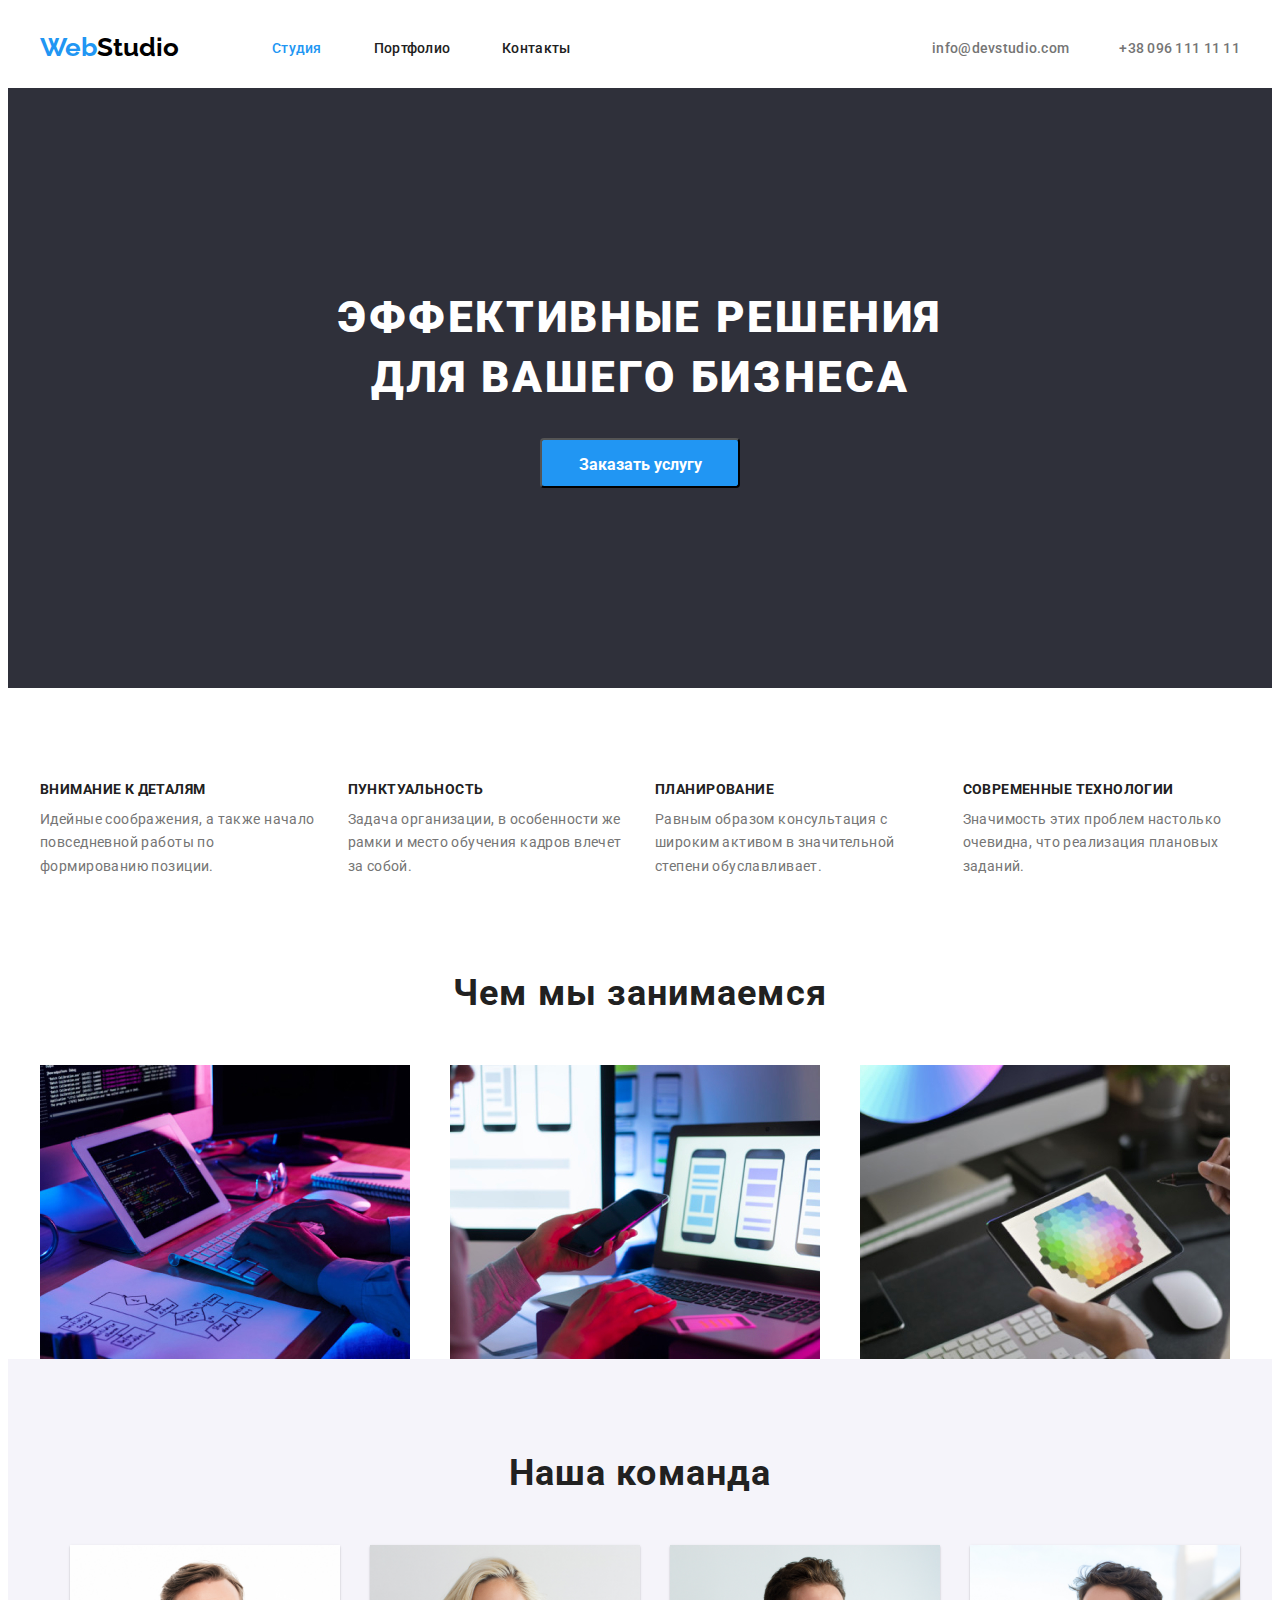
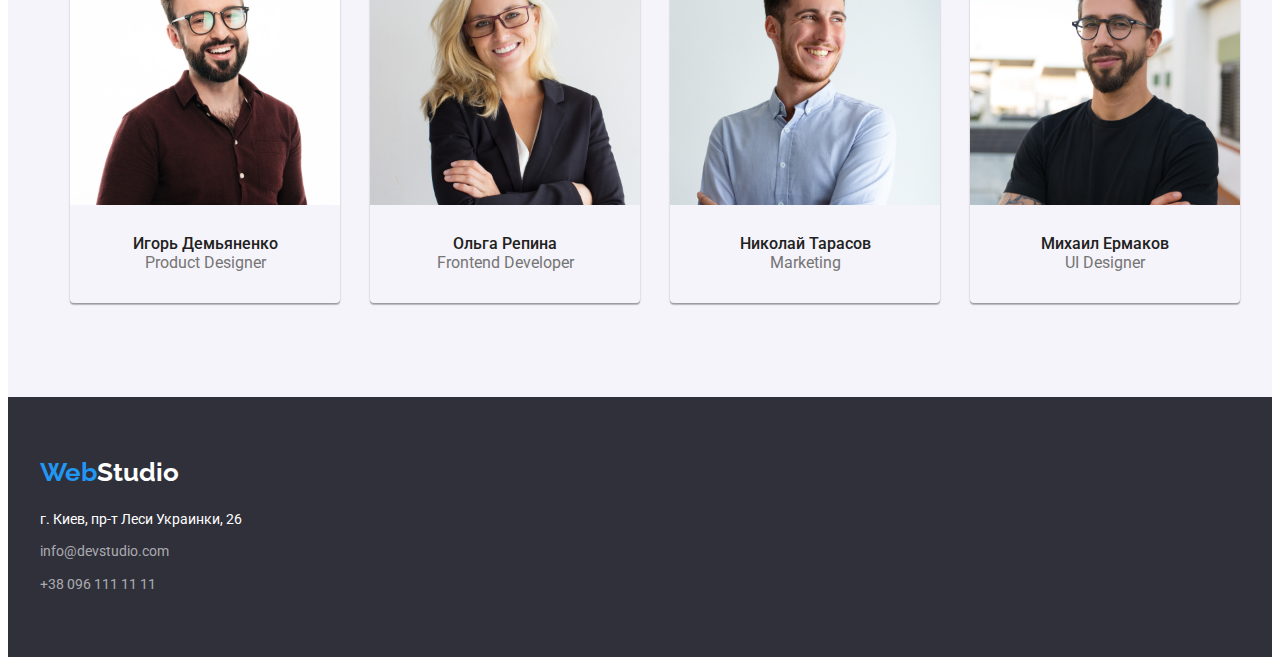
<file: index.html>
<!DOCTYPE html>
<html lang="ru">

<head>
  <meta charset="UTF-8" />
  <meta http-equiv="X-UA-Compatible" content="IE=edge" />
  <meta name="viewport" content="width=device-width, initial-scale=1.0" />
  <title>Студия</title>
  <link rel="preconnect" href="https://fonts.gstatic.com">
  <link rel="preconnect" href="https://fonts.gstatic.com">
  <link
    href="https://fonts.googleapis.com/css2?family=Raleway:wght@400;700&family=Roboto:wght@400;500;700;900&display=swap"
    rel="stylesheet">

  <link rel="stylesheet" href="https://cdnjs.cloudflare.com/ajax/libs/modern-normalize/1.0.0/modern-normalize.min.css"
    integrity="sha512-ISS7cAi1PEhQ8jnbJpJZMd29NlhNj4AWYyLOSp2CE/CsHxTCu+r+t0D2yoJudVrd0/8fTVPUVDzY5Tvli75u/g=="
    crossorigin="anonymous" />
  <link rel="stylesheet" href="./css/styles.css">
</head>

<body class="page">
  <header class="header">
    <div class="container">
      <nav class="navigation">
        <a class="link logo white-logo logo-margin" href="./index.html"> <span class="logo-color">Web</span>Studio </a>
        <ul class="nav-list list">
          <li class="nav-item">
            <a class="nav-link link active-element" href="./index.html">Студия</a>
          </li>

          <li class="nav-item">
            <a class="nav-link link" href="./portfolio.html">Портфолио</a>
          </li>

          <li class="nav-item">
            <a class="nav-link link" href="">Контакты</a>
          </li>
        </ul>
      </nav>
      <ul class="contact-head list ">
        <li class="mail-contact">
          <a class=" mail-link-head link " href="mailto:info@devstudio.com">info@devstudio.com</a>
        </li>
        <li class="mail-contact">
          <a class=" tel-link-head link " href="tel:+380961111111">+38 096 111 11 11</a>
        </li>
      </ul>
    </div>

  </header>
  <main>
    <!--HERO-->
    <section class="hero">
      <div class="container">
        <h1 class="hero-title">Эффективные решения для вашего бизнеса</h1>

        <button class="modal-btn" type="button">Заказать услугу</button>


      </div>

    </section>
    <!--ADVANTAGES-->
    <section class="advantages">

      <div class="container">

        <h2 class="visually-hidden">Наши особенности</h2>

        <ul class="list list-advant">

          <li class="features">
            <h3 class="features-title">Внимание к деталям</h3>

            <p class="features-paragraph">Идейные соображения, а также начало повседневной работы по
              формированию позиции.</p>
          </li>



          <li class="features">
            <h3 class="features-title">Пунктуальность</h3>
            <p class="features-paragraph">Задача организации, в особенности же рамки и место обучения кадров
              влечет за собой.</p>
          </li>


          <li class="features">
            <h3 class="features-title">Планирование</h3>
            <p class="features-paragraph">Равным образом консультация с широким активом в значительной
              степени обуславливает.</p>
          </li>

          <li class="features">
            <h3 class="features-title">Современные технологии</h3>
            <p class="features-paragraph">Значимость этих проблем настолько очевидна, что реализация плановых
              заданий.</p>
          </li>
        </ul>

      </div>

    </section>
    <!--ABOUT -->
    <section class="about ">
      <div class="container">
        <h2 class="title title-about ">Чем мы занимаемся</h2>
        <ul class="list list-about">
          <li class="img-about">
            <img src="./images/about/img-about.jpg" alt="Разработчик пишет код сайта" width="370" height="294" />
          </li>
          <li class="img-about">
            <img src="./images/about/img-about-test.jpg" alt="Тестировщик проверяет
            работу вебсайта на других устройствах" width="370" height="294" />
          </li>
          <li class="img-about">
            <img src="./images/about/img-about-des.jpg" alt="Дизайнер подбирает цвета вебсайта" width="370"
              height="294" />
          </li>
        </ul>
      </div>

    </section>
    <!--OUR-TEAM-->
    <section class="our-team">
      <div class="container">
        <h2 class="title title-team">Наша команда</h2>
        <ul class="list">
          <li class="team-img">
            <img src="./images/team/igor-img.jpg" width="270" height="260"
              alt="Игорь Демьяненко - Дизайнер продуктов" />
            <div class="team-list-content">
              <h3 class="workers-name">Игорь Демьяненко</h3>
              <p lang="en" class="position">Product Designer</p>
            </div>


          </li>
          <li class="team-img">
            <img src="./images/team/olga-img.jpg" width="270" height="260" alt="Ольга Репина-фронтенд-разработчик" />
            <div class="team-list-content">
              <h3 class="workers-name">Ольга Репина</h3>
              <p lang="en" class="position">Frontend Developer</p>

            </div>

          </li>
          <li class="team-img">
            <img src="./images/team/nikolas-img.jpg" width="270" height="260"
              alt="Николай Тарасов-Маркетинг-UI дизайнер" />
            <div class="team-list-content">
              <h3 class="workers-name">Николай Тарасов</h3>
              <p lang="en" class="position">Marketing</p>

            </div>

          </li>
          <li class="team-img">
            <img src="./images/team/misha-img.jpg" width="270" height="260" alt="Михаил Ермаков-UI Designer" />

            <div class="team-list-content">
              <h3 class="workers-name">Михаил Ермаков</h3>
              <p lang="en" class="position">UI Designer</p>

            </div>

          </li>
        </ul>

      </div>

    </section>
  </main>
  <!--CONTACTS-->
  <footer class="footer-info">
    <div class="container">

      <a class="link logo dark-logo logo-footer " href="./index.html">
        <span class="logo-color">Web</span>Studio </a>


      <address class="contact">
        <ul class="list address-map">
          <li class="list-item-contact">
            <a class="link address" href="https://goo.gl/maps/Kj9o169cFubhBfax5" target="_blank"
              rel="noopener noreferrer">
              г. Киев, пр-т Леси Украинки, 26
            </a>
          </li>
          <li class="contact-footer list-item-contact">
            <a class="link footer-contact" href="mailto:info@devstudio.com">info@devstudio.com</a>
          </li>
          <li class="contact-footer list-item-contact">
            <a class="link footer-contact" href="tel:+380961111111">+38 096 111 11 11</a>
          </li>
        </ul>
      </address>
    </div>



  </footer>
</body>

</html>
</file>
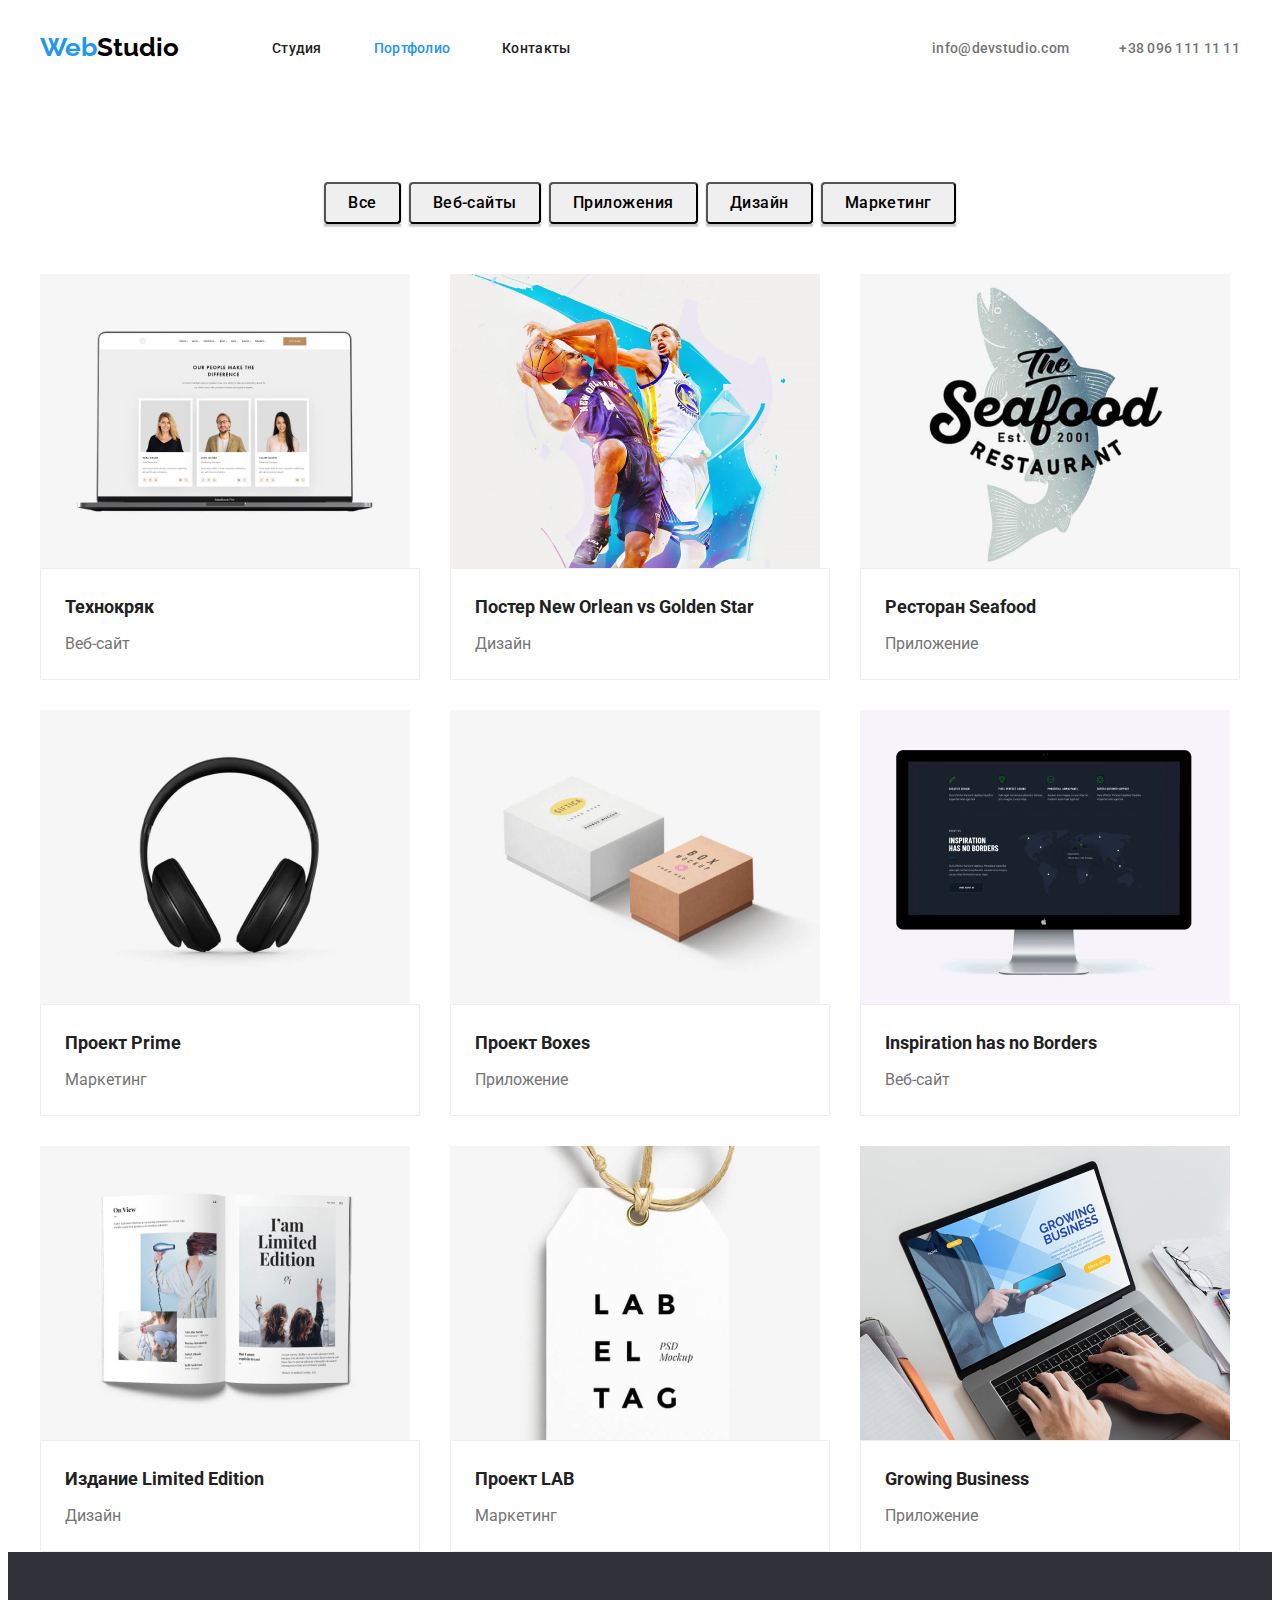
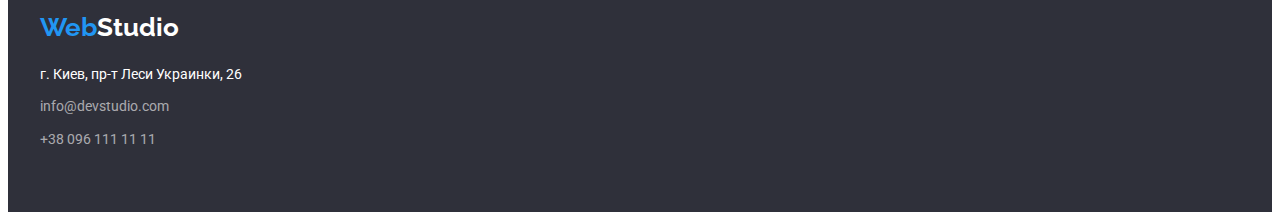
<file: portfolio.html>
<!DOCTYPE html>
<html lang="ru">

<head>
    <meta charset="UTF-8">
    <meta http-equiv="X-UA-Compatible" content="IE=edge">
    <meta name="viewport" content="width=device-width, initial-scale=1.0">
    <title>Портфолио</title>
    <link rel="stylesheet" href="https://cdnjs.cloudflare.com/ajax/libs/modern-normalize/1.0.0/modern-normalize.min.css"
        integrity="sha512-ISS7cAi1PEhQ8jnbJpJZMd29NlhNj4AWYyLOSp2CE/CsHxTCu+r+t0D2yoJudVrd0/8fTVPUVDzY5Tvli75u/g=="
        crossorigin="anonymous" />
    <link
        href="https://fonts.googleapis.com/css2?family=Raleway:wght@400;700&family=Roboto:wght@400;500;700;900&display=swap"
        rel="stylesheet">
    <link rel="stylesheet" href="./css/styles.css">
</head>

<body class="page">
    <header class="header">
        <div class="container">
            <nav class="navigation">
                <a class="link logo white-logo logo-margin" href="./index.html"> <span
                        class="logo-color">Web</span>Studio </a>
                <ul class="nav-list list">
                    <li class="nav-item">
                        <a class="nav-link link" href="./index.html">Студия</a>
                    </li>

                    <li class="nav-item">
                        <a class="nav-link link active-element" href="./portfolio.html">Портфолио</a>
                    </li>

                    <li class="nav-item">
                        <a class="nav-link link" href="">Контакты</a>
                    </li>
                </ul>
            </nav>
            <ul class="contact-head list ">
                <li class="mail-contact">
                    <a class=" mail-link-head link " href="mailto:info@devstudio.com">info@devstudio.com</a>
                </li>
                <li class="mail-contact">
                    <a class=" tel-link-head link " href="tel:+380961111111">+38 096 111 11 11</a>
                </li>
            </ul>

        </div>


    </header>

    <main>
        <section class="main-port">
            <div class="container ">
                <h1 class="visually-hidden">Портфолио</h1>
                <ul class="list center-button">
                    <li class="element-button">
                        <button type="button" class="filters ">
                            Все
                        </button>

                    </li>
                    <li class="element-button">
                        <button type="button" class="filters ">
                            Веб-сайты
                        </button>

                    </li>
                    <li class="element-button">
                        <button type="button" class="filters ">
                            Приложения
                        </button>

                    </li>
                    <li class="element-button">
                        <button type="button" class="filters ">
                            Дизайн
                        </button>

                    </li>
                    <li class="element-button">

                        <button type="button" class="filters ">
                            Маркетинг
                        </button>

                    </li>
                </ul>
                <ul class="list card-set">
                    <li class="card-foto">
                        <a class="link" href="">
                            <img src="./images/portfolio/img.jpg" alt="в ноутбуке открыто вебсайт" width="370"
                                height="294" />

                            <div class="card-content">
                                <h3 class="photo-title">
                                    Технокряк
                                </h3>
                                <p class="photo-paragraph">
                                    Веб-сайт
                                </p>

                            </div>
                        </a>
                    </li>

                    <li class="card-foto">
                        <a class="link" href="">
                            <img src="./images/portfolio/img-1.jpg" alt="постер с баскетболистами" width="370"
                                height="294" />

                            <div class="card-content">
                                <h3 class="photo-title">
                                    Постер New Orlean vs Golden Star
                                </h3>
                                <p class="photo-paragraph">
                                    Дизайн
                                </p>

                            </div>
                        </a>
                    </li>

                    <li class="card-foto">
                        <a class="link" href="">
                            <img src="./images/portfolio/img-2.jpg" alt="логотип ресторана" width="370" height="294" />

                            <div class="card-content">
                                <h3 class="photo-title">
                                    Ресторан Seafood
                                </h3>
                                <p class="photo-paragraph">
                                    Приложение
                                </p>

                            </div>
                        </a>
                    </li>

                    <li class="card-foto">
                        <a class="link" href="">
                            <img src="./images/portfolio/img-3.jpg" alt="накладные наушники" width="370" height="294" />

                            <div class="card-content">
                                <h3 class="photo-title">
                                    Проект Prime
                                </h3>
                                <p class="photo-paragraph">
                                    Маркетинг
                                </p>

                            </div>
                        </a>
                    </li>

                    <li class="card-foto">
                        <a class="link" href="">
                            <img src="./images/portfolio/img-4.jpg" alt="картонные коробки" width="370" height="294" />

                            <div class="card-content">
                                <h3 class="photo-title">
                                    Проект Boxes
                                </h3>
                                <p class="photo-paragraph">
                                    Приложение
                                </p>

                            </div>
                        </a>
                    </li>

                    <li class="card-foto">
                        <a class="link" href="">
                            <img src="./images/portfolio/img-5.jpg" alt="моноблочный компьютер" width="370"
                                height="294" />

                            <div class="card-content">
                                <h3 lang="en" class="photo-title">
                                    Inspiration has no Borders
                                </h3>
                                <p class="photo-paragraph">
                                    Веб-сайт
                                </p>

                            </div>

                        </a>
                    </li>

                    <li class="card-foto">
                        <a class="link" href="">
                            <img src="./images/portfolio/img-6.jpg" alt="открытая книга" width="370" height="294" />

                            <div class="card-content">
                                <h3 class="photo-title">
                                    Издание Limited Edition
                                </h3>
                                <p class="photo-paragraph">
                                    Дизайн
                                </p>

                            </div>

                        </a>
                    </li>

                    <li class="card-foto">
                        <a class="link" href="">
                            <img src="./images/portfolio/img-7.jpg" alt="фирменная этикетка" width="370" height="294" />

                            <div class="card-content">
                                <h3 class="photo-title">
                                    Проект LAB
                                </h3>
                                <p class="photo-paragraph">
                                    Маркетинг
                                </p>

                            </div>

                        </a>
                    </li>

                    <li class="card-foto">
                        <a class="link" href="">
                            <img src="./images/portfolio/img-8.jpg" alt="человек использует приложение" width="370"
                                height="294" />

                            <div class="card-content">
                                <h3 lang="en" class="photo-title">
                                    Growing Business
                                </h3>
                                <p class="photo-paragraph">
                                    Приложение
                                </p>

                            </div>

                        </a>
                    </li>
                </ul>

            </div>

        </section>



    </main>
    <!--CONTACTS-->
    <footer class="footer-info">
        <div class="container">
            <a class="link logo dark-logo logo-footer " href="./index.html"><span class="logo-color">Web</span>Studio
            </a>
            <address class="contact">
                <ul class="list address-map">
                    <li class="list-item-contact">
                        <a class="link address" href="https://goo.gl/maps/Kj9o169cFubhBfax5" target="_blank"
                            rel="noopener noreferrer">
                            г. Киев, пр-т Леси Украинки, 26
                        </a>
                    </li>
                    <li class="contact-footer list-item-contact">
                        <a class="link footer-contact" href="mailto:info@devstudio.com">info@devstudio.com</a>
                    </li>
                    <li class="contact-footer list-item-contact">
                        <a class="link footer-contact" href="tel:+380961111111">+38 096 111 11 11</a>
                    </li>
                </ul>
            </address>


        </div>

    </footer>






</body>

</html>
</file>
<file: css/styles.css>
/* ===============COMPONENTS=============== */
:root {
  --main-font: "Roboto", sans-serif;
  --secondary-font: "Raleway", sans-serif;
  --accent-color: #2196f3;
  --secondary-color: #212121;
  --white-color: #ffffff;
  --black-color: #000000;
  --gray-color: #757575;
}
.container {
  width: 1200px;
  margin: 0 auto;
  padding-left: 15px;
  padding-right: 15px;
}

.list {
  list-style: none;
}

.link {
  text-decoration: none;
}

h1,
h2,
h3,
h4,
h5,
h6,
p {
  margin: 0;
}

ul,
ol,
li {
  margin: 0;
  padding: 0;
}

img {
  display: block;
  max-width: 100%;
  height: auto;
}
.header {
  padding-top: 24px;
  padding-bottom: 25px;
  /* border: 1px solid #ececec; */
}

.visually-hidden {
  position: absolute !important;
  clip: rect(1px 1px 1px 1px); /* IE6, IE7 */
  clip: rect(1px, 1px, 1px, 1px);
  padding: 0 !important;
  border: 0 !important;
  height: 1px !important;
  width: 1px !important;
  overflow: hidden;
}
.title {
  font-family: var(--main-font);
  font-weight: 700;
  font-size: 36px;
  line-height: 1.16;
  text-align: center;
  letter-spacing: 0.03em;

  color: var(--secondary-color);
}

.logo-color {
  font-family: var(--secondary-font);
  font-weight: 700;
  font-size: 26px;
  line-height: 1.19;
  color: var(--accent-color);
}
.logo {
  font-family: var(--secondary-font);
  font-weight: 700;
  font-size: 26px;
  line-height: 1.19;
  color: var(--black-color);
}
.logo-margin {
  margin-right: 93px;
}
.white-logo {
  color: var(--black-color);
}
.dark-logo {
  color: var(--white-color);
}

/* ============END COMPONENTS==============*/

/* ========================STYLES INDEX.HTML========================= */
/* ================BODY============= */
.page {
  font-family: var(--main-font);
  background: var(--white-color);
}
/* ================END BODY============= */

/* =========HEADER========= */
.header .container {
  display: flex;
  align-items: center;
  justify-content: space-between;
}

.navigation {
  display: flex;
  align-items: center;
}

.nav-list {
  display: flex;
  align-items: center;
}

.nav-item:not(:last-child) {
  margin-right: 52px;
}

.contact-head {
  display: flex;
  align-items: center;
  margin-left: auto;
}

.mail-contact:not(:last-child) {
  margin-right: 50px;
}
.nav-link {
  padding-top: 32px;
  padding-bottom: 32px;

  font-family: var(--main-font);
  font-weight: 500;
  font-size: 14px;
  line-height: 1.14;
  letter-spacing: 0.02em;
  color: var(--secondary-color);
}

.nav-link:hover,
.nav-link:focus {
  color: var(--accent-color);
}

.mail-link-head {
  padding-top: 32px;
  padding-bottom: 32px;
  font-family: var(--main-font);
  font-weight: 500;
  font-size: 14px;
  line-height: 1.14;
  letter-spacing: 0.02em;
  color: var(--gray-color);
}

.mail-link-head:hover,
.mail-link-head:focus {
  color: var(--accent-color);
}
.tel-link-head {
  padding-top: 32px;
  padding-bottom: 32px;
  font-family: var(--main-font);
  font-weight: 500;
  font-size: 14px;
  line-height: 1.14;
  letter-spacing: 0.02em;

  color: var(--gray-color);
}
.tel-link-head:hover,
.tel-link-head:focus {
  color: var(--accent-color);
}

/* =========END HEADER========= */

/* =========HERO========= */
.hero {
  padding-top: 200px;
  padding-bottom: 200px;
  text-align: center;
  background: #2f303a;
}
.hero-title {
  font-weight: 900;
  font-size: 44px;
  line-height: 1.36;
  text-transform: uppercase;
  color: var(--white-color);
  max-width: 696px;
  margin-left: auto;
  margin-right: auto;
  text-align: center;
  letter-spacing: 0.06em;
  font-family: var(--main-font);
}

.modal-btn {
  display: inline-block;
  min-width: 200px;
  height: 50px;
  border-radius: 4px;
  font-family: var(--main-font);
  font-weight: 700;
  font-size: 16px;
  line-height: 1.87;
  color: var(--white-color);
  background-color: var(--accent-color);
}
.modal-btn {
  cursor: pointer;
}
.modal-btn {
  margin-top: 30px;
  padding-top: 10px;
  padding-right: 32px;
  padding-bottom: 10px;
  padding-left: 32px;
}

/* =========END HERO========= */

/* =========ADVANTAGES======= */
.advantages {
  display: flex;
  padding-top: 94px;
  padding-bottom: 94px;
}
.list-advant {
  margin-left: -30px;
}
.list {
  display: flex;
}

.features-title {
  font-family: var(--main-font);
  font-weight: 700;
  font-size: 14px;
  line-height: 1.14;
  letter-spacing: 0.03em;
  text-transform: uppercase;
  color: var(--secondary-color);
  margin-bottom: 10px;
}
.features-paragraph {
  font-family: var(--main-font);
  font-weight: 400;
  font-size: 14px;
  line-height: 1.71;
  color: var(--gray-color);
  letter-spacing: 0.03em;
}
.features {
  flex-basis: calc(100% / 4 - 30px);
  margin-left: 30px;
}

/*======= END ADVANTAGES===== */

/* ========ABOUT======== */
.list-about {
  margin-left: -30px;
}
.title-about {
  margin-bottom: 50px;
}
.img-about {
  flex-basis: calc(100% / 3 - 30px);
  margin-left: 30px;
}
/* ========END ABOUT======= */

/* =========OUR TEAM========= */
.team-list-content {
  padding-top: 30px;
  padding-bottom: 30px;
  text-align: center;
}

.title-team {
  margin-bottom: 50px;
}
.team-img {
  flex-basis: calc(100% / 4 - 30px);
  margin-left: 30px;

  box-shadow: 0px 1px 3px rgba(0, 0, 0, 0.12), 0px 1px 1px rgba(0, 0, 0, 0.14),
    0px 2px 1px rgba(0, 0, 0, 0.2);
  border-radius: 0px 0px 4px 4px;
}
.our-team {
  background: #f5f4fa;
  display: flex;
  padding-top: 94px;
  padding-bottom: 94px;
}
.workers-name {
  font-family: var(--main-font);
  font-weight: 500;
  font-size: 16px;
  line-height: 1.18;
  color: var(--secondary-color);
}
.position {
  font-family: var(--main-font);
  font-weight: 400;
  font-size: 16px;
  line-height: 1.18;
  color: var(--gray-color);
}

/* ========= END OUR TEAM========= */
/* ==========CONTACTS==========*/
.footer-info {
  background: #2f303a;
  padding-top: 60px;
  padding-bottom: 60px;
}

.contact {
  font-style: normal;
}

.logo-footer {
  display: block;
  margin-bottom: 20px;
}
.address-map,
.list-item-contact,
.footer-contact {
  display: flex;
  flex-direction: column;
}

.list-item-contact:not(:last-child) {
  margin-bottom: 9px;
}
.address {
  font-family: var(--main-font);
  font-weight: 400;
  font-size: 14px;
  line-height: 1.71;
  color: var(--white-color);
}

.footer-contact {
  font-family: var(--main-font);
  font-weight: 400;
  font-size: 14px;
  line-height: 1.71;
  color: #ffffff99;
  display: block;
}
/* ==========END CONTACTS==========*/
/* ========================END STYLES INDEX.HTML========================= */

/* ==============================PORTFOLIO============================== */
/* =====================HEADER PORTFOLIO===================== */
/* =====================active element відповідає за підсвітку силок================*/
.active-element {
  color: var(--accent-color);
}
/* =====================END HEADER PORTFOLIO===================== */

/* =================MAIN SEACTION====================== */

/* ===============BUTTON============ */
.center-button {
  display: flex;
  flex-wrap: nowrap;
  justify-content: center;
  margin-bottom: 50px;
}
.main-port {
  padding-top: 94px;
}
.element-button {
  box-shadow: 0px 3px 1px rgba(0, 0, 0, 0.1), 0px 1px 2px rgba(0, 0, 0, 0.08),
    0px 2px 2px rgba(0, 0, 0, 0.12);
  color: var(--secondary-color);
  background: #f5f4fa;
}
.element-button:not(:last-child) {
  margin-right: 8px;
}
.filters {
  font-family: var(--main-font);
  font-weight: 500;
  font-size: 16px;
  line-height: 1.62;
  text-align: center;
  letter-spacing: 0.03em;
  border-radius: 4px;

  padding-top: 6px;
  padding-right: 22px;
  padding-bottom: 6px;
  padding-left: 22px;
}
.filters:hover,
.filters:focus {
  color: floralwhite;
  background: var(--accent-color);
}
.filters {
  cursor: pointer;
}
/* =============END BUTTON=========== */

/* ===========PORT FOTO============== */

.pad-container {
  padding-bottom: 94px;
}
.card-set {
  flex-wrap: wrap;
  margin-left: -30px;
  margin-top: -30px;
}

.card-foto {
  flex-basis: calc(100% / 3 - 30px);
  margin-left: 30px;
  margin-top: 30px;

  justify-content: center;
  border-top-left-radius: 1px;
  border-top-right-radius: 1px;
}
.card-content {
  padding-top: 20px;
  padding-bottom: 20px;
  padding-left: 24px;
  padding-right: 24px;
  background: #ffffff;
  border: 1px solid #eeeeee;
  border-bottom-right-radius: 1px;
  border-bottom-left-radius: 1px;
}
.photo-title {
  margin-bottom: 4px;
  font-family: var(--main-font);
  font-weight: 700;
  font-size: 18px;
  line-height: 2;
  color: var(--secondary-color);
}
.photo-paragraph {
  font-family: var(--main-font);
  font-weight: 400;
  font-size: 16px;
  line-height: 1.87;
  color: var(--gray-color);
}

/* =================END MAIN SEACTION===================*/ ;
</file>
